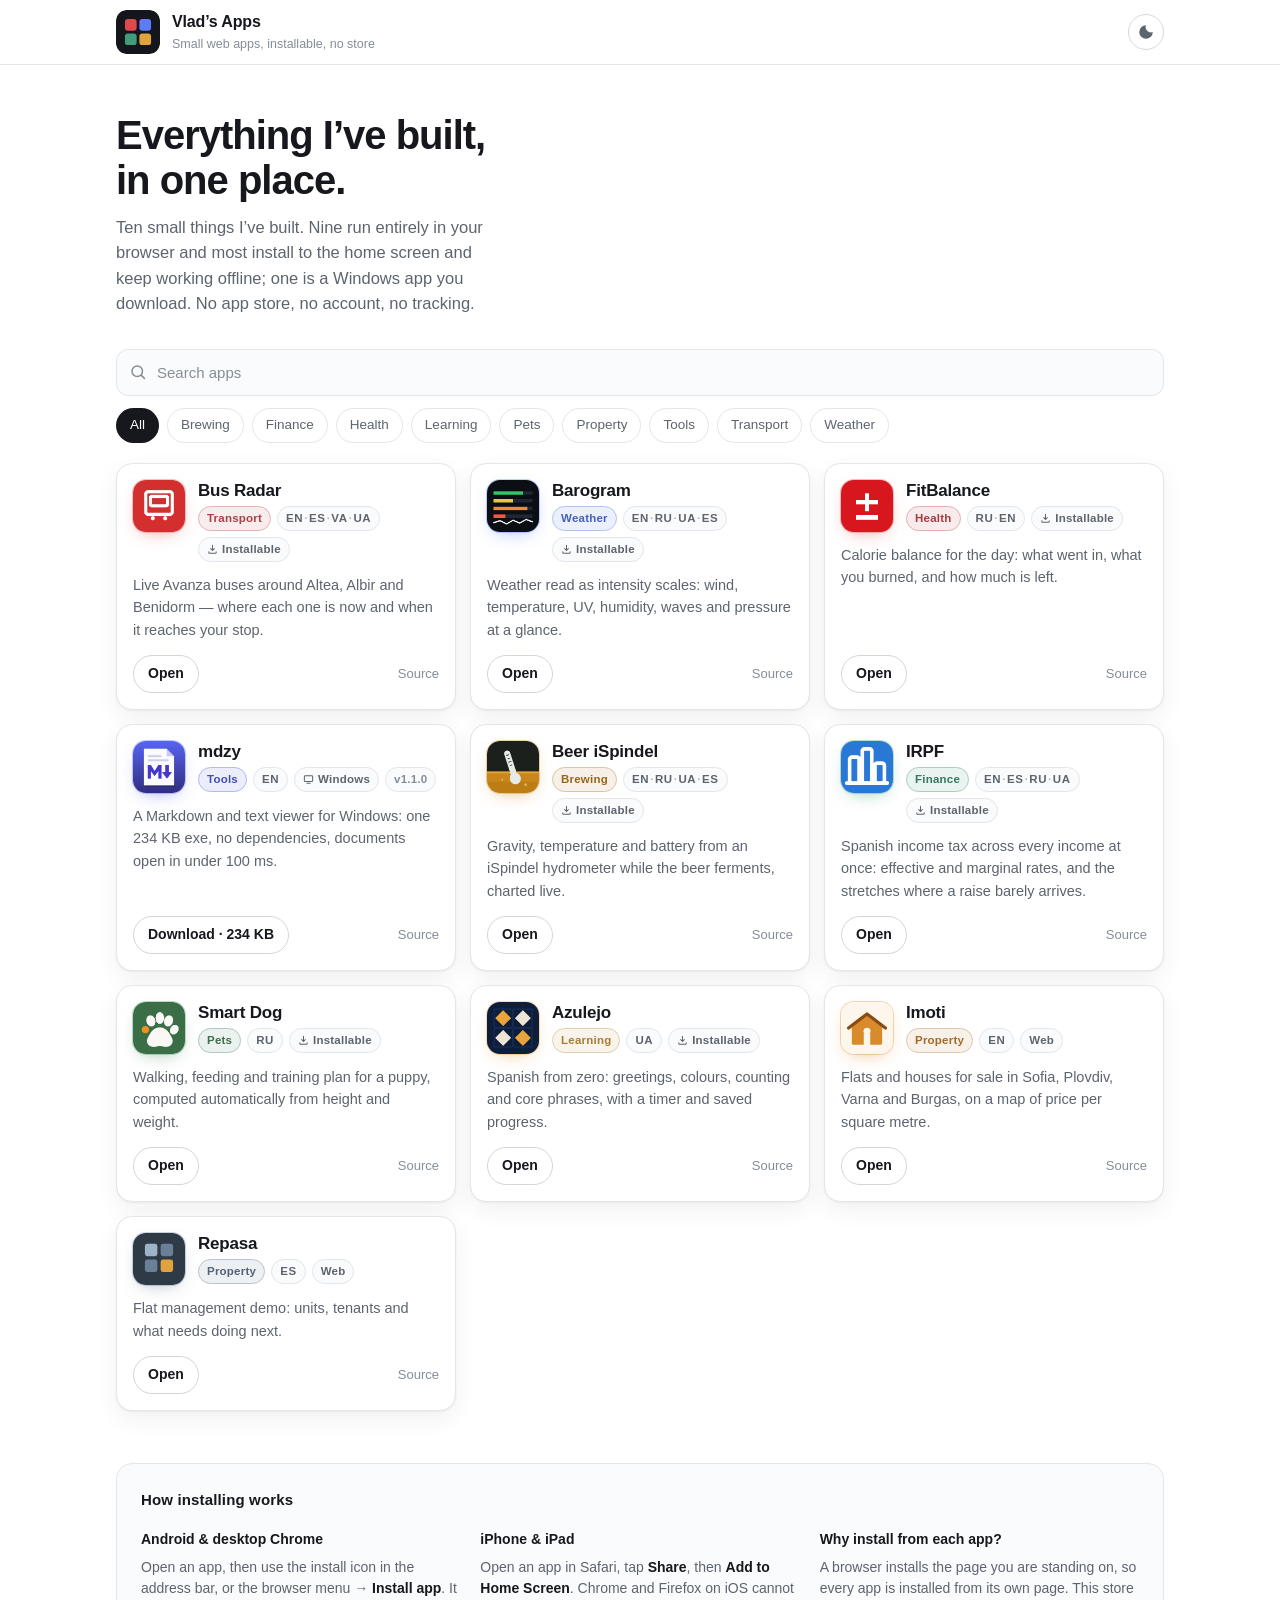
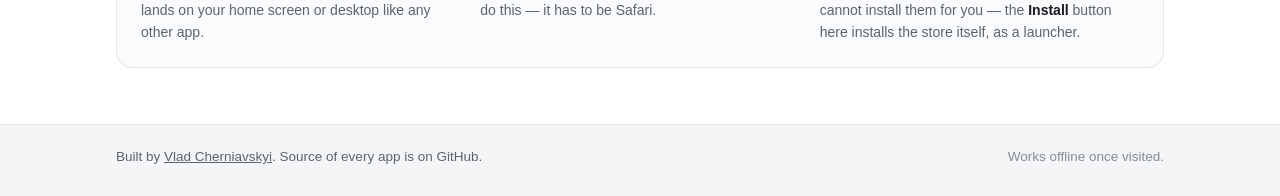
<file: index.html>
<!doctype html>
<html lang="en">
<head>
<meta charset="utf-8">
<meta name="viewport" content="width=device-width, initial-scale=1, viewport-fit=cover">
<title>Vlad's Apps — small web apps you can install</title>
<meta name="description" content="A small store of apps by Vlad Cherniavskyi: weather, transport, finance, health, brewing and learning. Most run in the browser and install to the home screen.">
<meta name="theme-color" content="#14161b" media="(prefers-color-scheme: dark)">
<meta name="theme-color" content="#ffffff" media="(prefers-color-scheme: light)">
<meta name="color-scheme" content="light dark">

<meta property="og:type" content="website">
<meta property="og:title" content="Vlad's Apps">
<meta property="og:description" content="A small store of installable web apps: weather, transport, finance, health and learning.">
<meta property="og:url" content="https://vladcherry.github.io/">
<meta property="og:image" content="https://vladcherry.github.io/icons/icon-512.png">
<meta name="twitter:card" content="summary">

<link rel="canonical" href="https://vladcherry.github.io/">
<link rel="manifest" href="manifest.webmanifest">
<link rel="icon" href="icons/icon.svg" type="image/svg+xml">
<link rel="icon" href="icons/icon-192.png" sizes="192x192" type="image/png">
<link rel="apple-touch-icon" href="icons/apple-touch-icon.png">
<link rel="stylesheet" href="styles.css">
</head>
<body>
<a class="skip" href="#apps">Skip to apps</a>

<header class="top">
  <div class="wrap top__inner">
    <div class="brand">
      <img class="brand__icon" src="icons/icon.svg" width="44" height="44" alt="">
      <div class="brand__text">
        <span class="brand__name">Vlad&rsquo;s Apps</span>
        <span class="brand__sub">Small web apps, installable, no store</span>
      </div>
    </div>
    <div class="top__actions">
      <button id="install" class="btn btn--primary" type="button" hidden>Install this store</button>
      <button id="theme" class="btn btn--icon" type="button" aria-label="Switch colour theme" title="Switch colour theme">
        <svg viewBox="0 0 24 24" width="18" height="18" aria-hidden="true"><path d="M12 3a9 9 0 1 0 9 9 7 7 0 0 1-9-9Z" fill="currentColor"/></svg>
      </button>
    </div>
  </div>
</header>

<main class="wrap">
  <section class="hero">
    <h1>Everything I&rsquo;ve built, in one place.</h1>
    <p>Ten small things I&rsquo;ve built. Nine run entirely in your browser and most install to the home screen and keep working offline; one is a Windows app you download. No app store, no account, no tracking.</p>
  </section>

  <section class="controls" aria-label="Filter apps">
    <div class="search">
      <svg class="search__icon" viewBox="0 0 24 24" width="18" height="18" aria-hidden="true"><circle cx="11" cy="11" r="7" fill="none" stroke="currentColor" stroke-width="2"/><path d="m16.5 16.5 4 4" stroke="currentColor" stroke-width="2" stroke-linecap="round"/></svg>
      <input id="q" type="search" placeholder="Search apps" aria-label="Search apps" autocomplete="off">
    </div>
    <div id="chips" class="chips" role="group" aria-label="Categories"></div>
  </section>

  <section id="apps" aria-label="Apps">
    <ul id="grid" class="grid"></ul>
    <p id="empty" class="empty" hidden>Nothing matches that. <button type="button" class="linklike" id="reset">Show everything</button></p>
  </section>

  <section class="note">
    <h2>How installing works</h2>
    <div class="note__grid">
      <div>
        <h3>Android &amp; desktop Chrome</h3>
        <p>Open an app, then use the install icon in the address bar, or the browser menu &rarr; <em>Install app</em>. It lands on your home screen or desktop like any other app.</p>
      </div>
      <div>
        <h3>iPhone &amp; iPad</h3>
        <p>Open an app in Safari, tap <em>Share</em>, then <em>Add to Home Screen</em>. Chrome and Firefox on iOS cannot do this — it has to be Safari.</p>
      </div>
      <div>
        <h3>Why install from each app?</h3>
        <p>A browser installs the page you are standing on, so every app is installed from its own page. This store cannot install them for you — the <em>Install</em> button here installs the store itself, as a launcher.</p>
      </div>
    </div>
  </section>
</main>

<footer class="foot">
  <div class="wrap foot__inner">
    <p>Built by <a href="https://github.com/vladcherry">Vlad Cherniavskyi</a>. Source of every app is on GitHub.</p>
    <p id="offline-note" class="foot__meta">Works offline once visited.</p>
  </div>
</footer>

<script src="app.js"></script>
</body>
</html>
</file>
<file: styles.css>
/* Vlad's Apps — store shell */

:root {
  --bg: #ffffff;
  --bg-soft: #f4f5f7;
  --surface: #ffffff;
  --surface-2: #fafbfc;
  --border: #e3e6ea;
  --border-strong: #d2d7dd;
  --text: #16181d;
  --text-dim: #5d646e;
  --text-faint: #858d98;
  --accent: #16181d;
  --accent-ink: #ffffff;
  --ring: #5c7cfa;
  --shadow: 0 1px 2px rgba(16, 18, 23, .05), 0 8px 24px rgba(16, 18, 23, .06);
  --shadow-lift: 0 2px 4px rgba(16, 18, 23, .06), 0 16px 40px rgba(16, 18, 23, .12);
  --radius: 16px;
}

@media (prefers-color-scheme: dark) {
  :root:not([data-theme="light"]) {
    --bg: #101216;
    --bg-soft: #0b0d10;
    --surface: #181b21;
    --surface-2: #1d212a;
    --border: #272c35;
    --border-strong: #353c47;
    --text: #eef0f3;
    --text-dim: #a4acb8;
    --text-faint: #7c8593;
    --accent: #eef0f3;
    --accent-ink: #101216;
    --ring: #7d97ff;
    --shadow: 0 1px 2px rgba(0, 0, 0, .4), 0 8px 24px rgba(0, 0, 0, .35);
    --shadow-lift: 0 2px 4px rgba(0, 0, 0, .45), 0 16px 40px rgba(0, 0, 0, .5);
  }
}

:root[data-theme="dark"] {
  --bg: #101216;
  --bg-soft: #0b0d10;
  --surface: #181b21;
  --surface-2: #1d212a;
  --border: #272c35;
  --border-strong: #353c47;
  --text: #eef0f3;
  --text-dim: #a4acb8;
  --text-faint: #7c8593;
  --accent: #eef0f3;
  --accent-ink: #101216;
  --ring: #7d97ff;
  --shadow: 0 1px 2px rgba(0, 0, 0, .4), 0 8px 24px rgba(0, 0, 0, .35);
  --shadow-lift: 0 2px 4px rgba(0, 0, 0, .45), 0 16px 40px rgba(0, 0, 0, .5);
}

* { box-sizing: border-box; }

html { -webkit-text-size-adjust: 100%; }

body {
  margin: 0;
  background: var(--bg);
  color: var(--text);
  font: 16px/1.55 ui-sans-serif, -apple-system, "Segoe UI", Roboto, "Helvetica Neue", Arial, sans-serif;
  -webkit-font-smoothing: antialiased;
}

a { color: inherit; }

.wrap {
  width: 100%;
  max-width: 1080px;
  margin-inline: auto;
  padding-inline: 16px;
}

.skip {
  position: absolute;
  left: -9999px;
}
.skip:focus {
  left: 12px;
  top: 12px;
  z-index: 10;
  background: var(--surface);
  border: 1px solid var(--border-strong);
  border-radius: 8px;
  padding: 8px 12px;
}

/* ---------- header ---------- */

.top {
  position: sticky;
  top: 0;
  z-index: 5;
  background: color-mix(in srgb, var(--bg) 88%, transparent);
  backdrop-filter: saturate(160%) blur(12px);
  border-bottom: 1px solid var(--border);
}

.top__inner {
  display: flex;
  align-items: center;
  justify-content: space-between;
  gap: 12px;
  min-height: 64px;
}

.brand {
  display: flex;
  align-items: center;
  gap: 12px;
  min-width: 0;
}

.brand__icon {
  border-radius: 11px;
  flex: none;
}

.brand__text {
  display: flex;
  flex-direction: column;
  min-width: 0;
}

.brand__name {
  font-weight: 640;
  letter-spacing: -.01em;
}

.brand__sub {
  font-size: 12.5px;
  color: var(--text-faint);
  white-space: nowrap;
  overflow: hidden;
  text-overflow: ellipsis;
}

.top__actions {
  display: flex;
  align-items: center;
  gap: 8px;
  flex: none;
}

.btn {
  font: inherit;
  font-size: 14px;
  font-weight: 560;
  border-radius: 999px;
  border: 1px solid var(--border-strong);
  background: var(--surface);
  color: var(--text);
  padding: 8px 15px;
  cursor: pointer;
  transition: background .15s, border-color .15s, transform .1s;
}
.btn:hover { border-color: var(--text-faint); }
.btn:active { transform: translateY(1px); }
.btn:focus-visible { outline: 2px solid var(--ring); outline-offset: 2px; }

.btn--primary {
  background: var(--accent);
  color: var(--accent-ink);
  border-color: transparent;
}
.btn--primary:hover { opacity: .88; border-color: transparent; }

.btn--icon {
  display: grid;
  place-items: center;
  width: 36px;
  height: 36px;
  padding: 0;
  color: var(--text-dim);
}

/* ---------- hero ---------- */

.hero {
  padding: 48px 0 32px;
  max-width: 44ch;
}

.hero h1 {
  margin: 0 0 12px;
  font-size: clamp(28px, 6vw, 40px);
  line-height: 1.12;
  letter-spacing: -.025em;
  font-weight: 680;
}

.hero p {
  margin: 0;
  color: var(--text-dim);
  font-size: 16.5px;
}

/* ---------- controls ---------- */

.controls {
  display: flex;
  flex-direction: column;
  gap: 12px;
  padding-bottom: 20px;
}

.search {
  position: relative;
  display: flex;
  align-items: center;
}

.search__icon {
  position: absolute;
  left: 13px;
  color: var(--text-faint);
  pointer-events: none;
}

#q {
  width: 100%;
  font: inherit;
  font-size: 15px;
  color: var(--text);
  background: var(--surface-2);
  border: 1px solid var(--border);
  border-radius: 12px;
  padding: 11px 14px 11px 40px;
  -webkit-appearance: none;
}
#q::placeholder { color: var(--text-faint); }
#q:focus { outline: 2px solid var(--ring); outline-offset: -1px; border-color: transparent; }

.chips {
  display: flex;
  flex-wrap: wrap;
  gap: 8px;
}

.chip {
  font: inherit;
  font-size: 13.5px;
  font-weight: 520;
  color: var(--text-dim);
  background: transparent;
  border: 1px solid var(--border);
  border-radius: 999px;
  padding: 6px 13px;
  cursor: pointer;
  transition: background .15s, color .15s, border-color .15s;
}
.chip:hover { border-color: var(--border-strong); color: var(--text); }
.chip:focus-visible { outline: 2px solid var(--ring); outline-offset: 2px; }
.chip[aria-pressed="true"] {
  background: var(--accent);
  color: var(--accent-ink);
  border-color: transparent;
}

/* ---------- grid ---------- */

.grid {
  list-style: none;
  margin: 0;
  padding: 0 0 8px;
  display: grid;
  gap: 14px;
  grid-template-columns: repeat(auto-fill, minmax(280px, 1fr));
}

.card {
  position: relative;
  display: flex;
  flex-direction: column;
  gap: 12px;
  background: var(--surface);
  border: 1px solid var(--border);
  border-radius: var(--radius);
  padding: 16px;
  box-shadow: var(--shadow);
  transition: box-shadow .18s, transform .18s, border-color .18s;
}

.card:hover {
  transform: translateY(-2px);
  box-shadow: var(--shadow-lift);
  border-color: var(--border-strong);
}

.card:focus-within {
  outline: 2px solid var(--ring);
  outline-offset: 2px;
}

.card__head {
  display: flex;
  align-items: flex-start;
  gap: 13px;
}

.card__icon {
  flex: none;
  width: 52px;
  height: 52px;
  border-radius: 13px;
  background: var(--surface-2);
  box-shadow: 0 0 0 1px color-mix(in srgb, var(--tint) 34%, transparent),
              0 6px 18px -8px color-mix(in srgb, var(--tint) 65%, transparent);
  object-fit: cover;
}

.card__id { min-width: 0; flex: 1; }

.card__name {
  margin: 0;
  font-size: 17px;
  font-weight: 640;
  letter-spacing: -.012em;
  line-height: 1.25;
}

.card__name a {
  text-decoration: none;
}
.card__name a::after {
  content: "";
  position: absolute;
  inset: 0;
  border-radius: var(--radius);
}
.card__name a:focus-visible { outline: none; }

.card__meta {
  display: flex;
  flex-wrap: wrap;
  align-items: center;
  gap: 6px;
  margin-top: 5px;
}

.tag {
  font-size: 11.5px;
  font-weight: 560;
  letter-spacing: .02em;
  padding: 2.5px 8px;
  border-radius: 999px;
  border: 1px solid var(--border);
  color: var(--text-dim);
  background: var(--surface-2);
  white-space: nowrap;
}

.tag--cat {
  color: color-mix(in srgb, var(--tint) 72%, var(--text));
  border-color: color-mix(in srgb, var(--tint) 34%, var(--border));
  background: color-mix(in srgb, var(--tint) 9%, var(--surface-2));
}

.tag--lang { letter-spacing: .05em; }

/* Separator between language codes; it is aria-hidden, so a screen reader
   reads the codes themselves without a "middle dot" between each one. */
.tag--lang i {
  font-style: normal;
  opacity: .45;
  margin: 0 1px;
}

.tag--ver {
  font-variant-numeric: tabular-nums;
  color: var(--text-faint);
}

.card__text {
  margin: 0;
  color: var(--text-dim);
  font-size: 14.5px;
  flex: 1;
}

.card__foot {
  display: flex;
  align-items: center;
  justify-content: space-between;
  gap: 10px;
  padding-top: 2px;
}

.card__open {
  position: relative;
  z-index: 1;
  font-size: 14px;
  font-weight: 580;
  text-decoration: none;
  padding: 7px 14px;
  border-radius: 999px;
  border: 1px solid var(--border-strong);
  transition: background .15s, color .15s;
}
.card__open:hover {
  background: var(--accent);
  color: var(--accent-ink);
  border-color: transparent;
}

.card__src {
  position: relative;
  z-index: 1;
  font-size: 13px;
  color: var(--text-faint);
  text-decoration: none;
}
.card__src:hover { color: var(--text); text-decoration: underline; }

.installable {
  display: inline-flex;
  align-items: center;
  gap: 4px;
}
.installable svg { flex: none; }

.empty {
  color: var(--text-dim);
  padding: 24px 0 8px;
}

.linklike {
  font: inherit;
  color: var(--text);
  background: none;
  border: 0;
  padding: 0;
  text-decoration: underline;
  cursor: pointer;
}

/* ---------- note ---------- */

.note {
  margin: 44px 0 56px;
  padding: 24px;
  background: var(--surface-2);
  border: 1px solid var(--border);
  border-radius: var(--radius);
}

.note h2 {
  margin: 0 0 18px;
  font-size: 15px;
  font-weight: 620;
  letter-spacing: .01em;
}

.note__grid {
  display: grid;
  gap: 20px;
  grid-template-columns: repeat(auto-fit, minmax(230px, 1fr));
}

.note h3 {
  margin: 0 0 6px;
  font-size: 14px;
  font-weight: 600;
}

.note p {
  margin: 0;
  font-size: 14px;
  color: var(--text-dim);
}

.note em { font-style: normal; color: var(--text); font-weight: 560; }

/* ---------- footer ---------- */

.foot {
  border-top: 1px solid var(--border);
  padding: 22px 0 max(28px, env(safe-area-inset-bottom));
  background: var(--bg-soft);
}

.foot__inner {
  display: flex;
  flex-wrap: wrap;
  gap: 6px 20px;
  justify-content: space-between;
  font-size: 13.5px;
  color: var(--text-dim);
}

.foot p { margin: 0; }
.foot__meta { color: var(--text-faint); }

@media (max-width: 420px) {
  .brand__sub { display: none; }
  .hero { padding: 36px 0 26px; }
}

@media (prefers-reduced-motion: reduce) {
  * { transition: none !important; }
  .card:hover { transform: none; }
}
</file>
